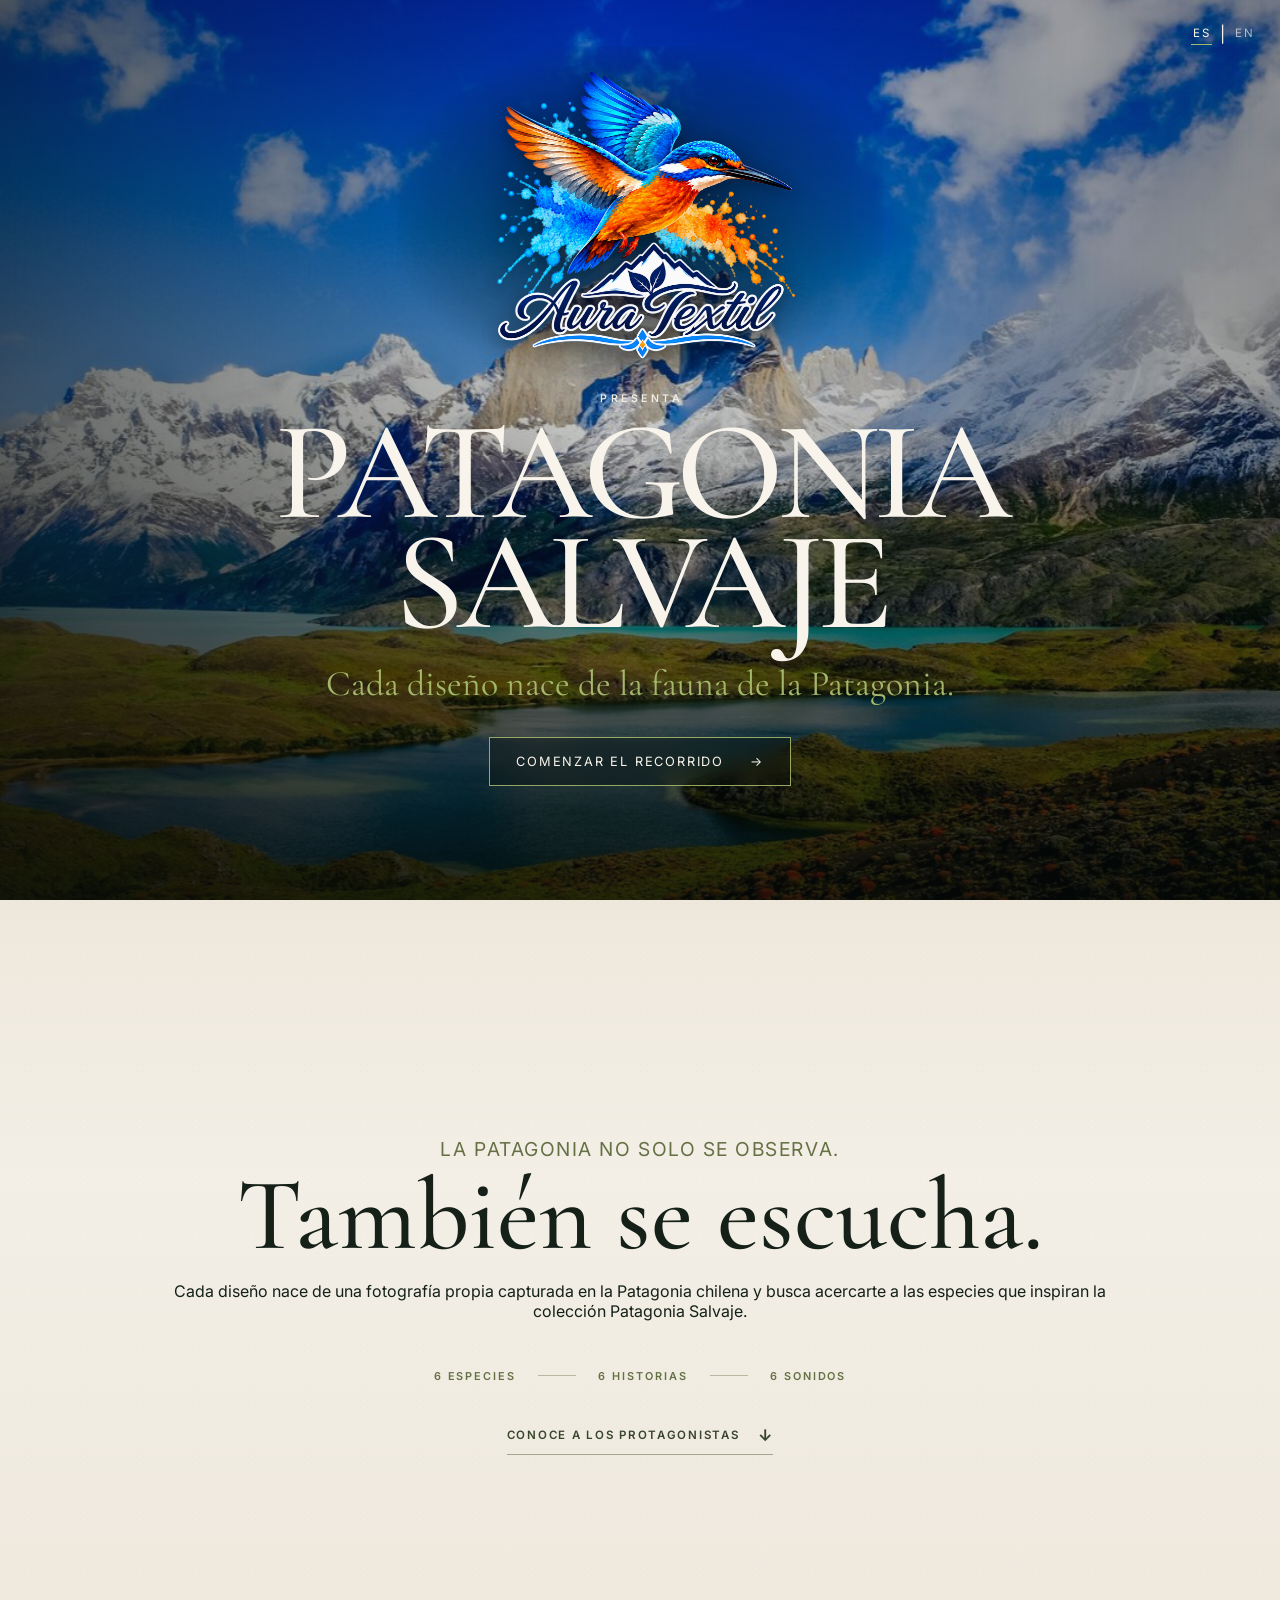
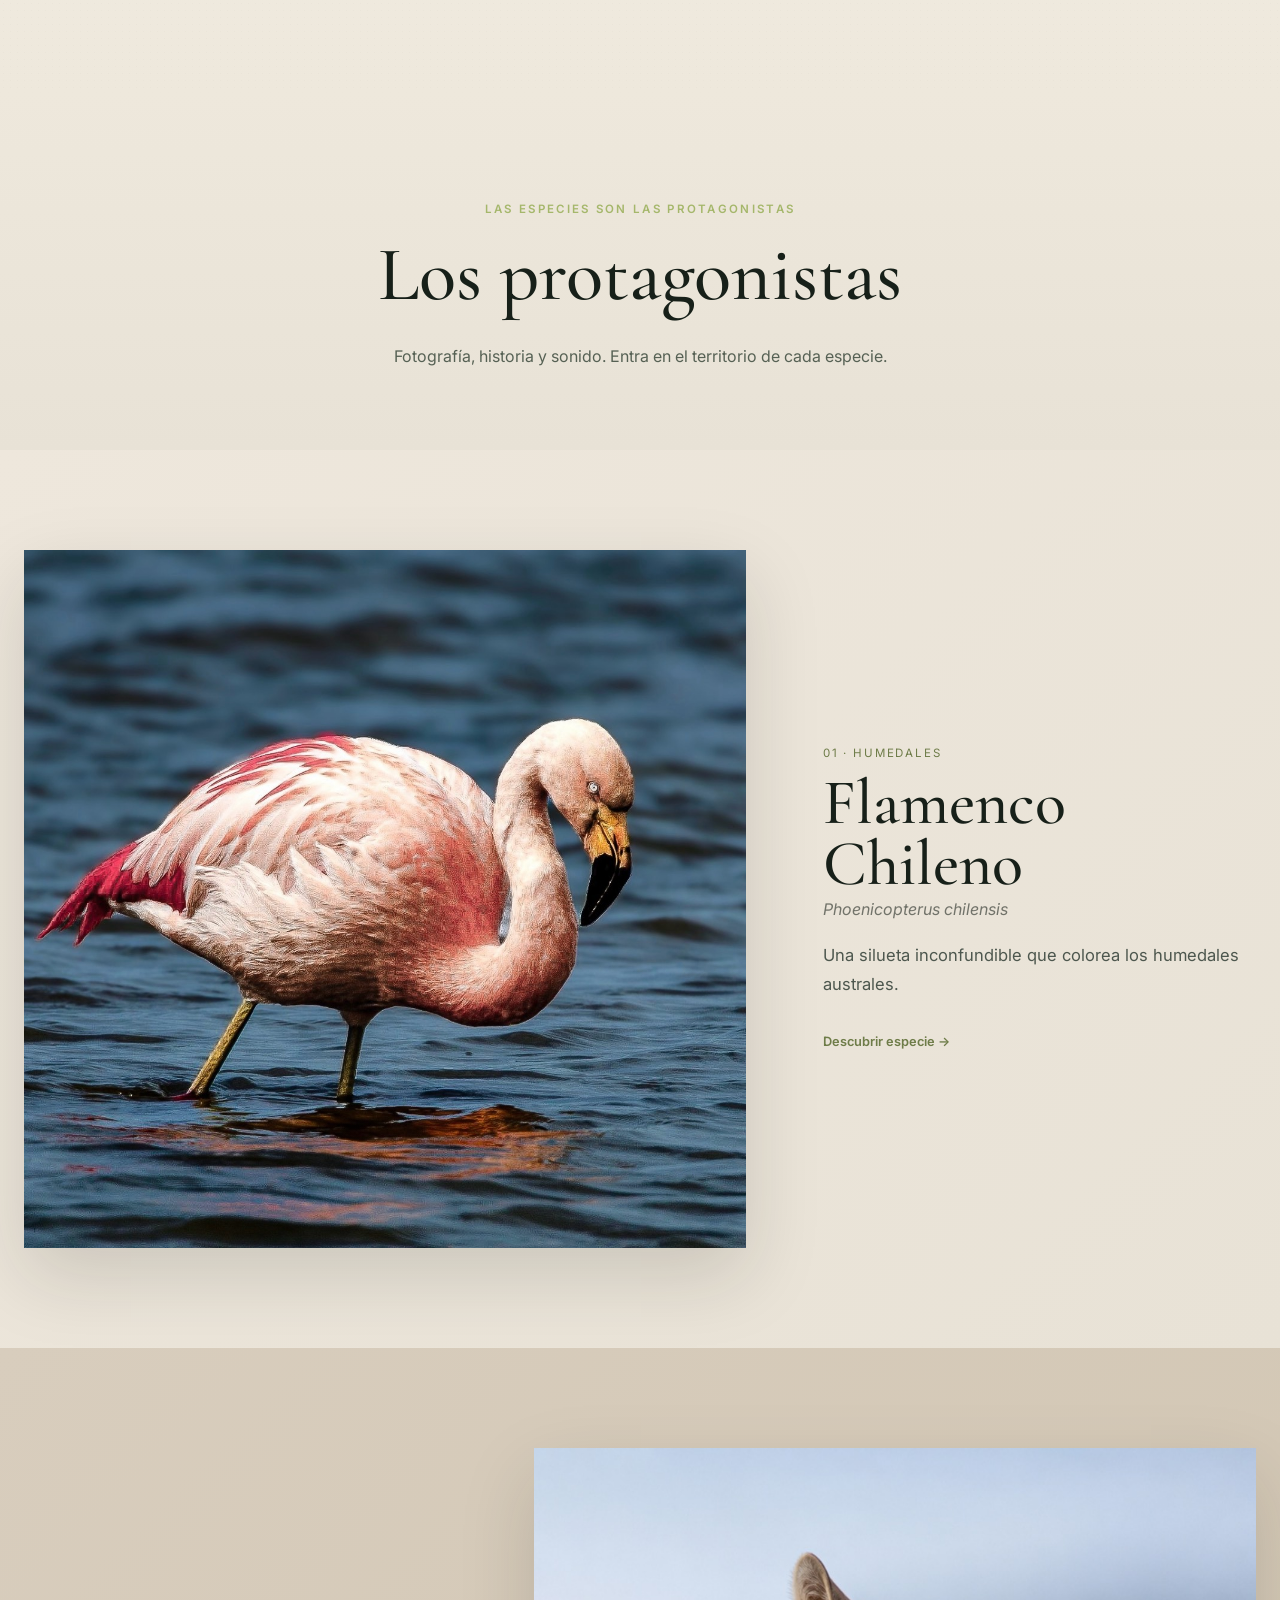
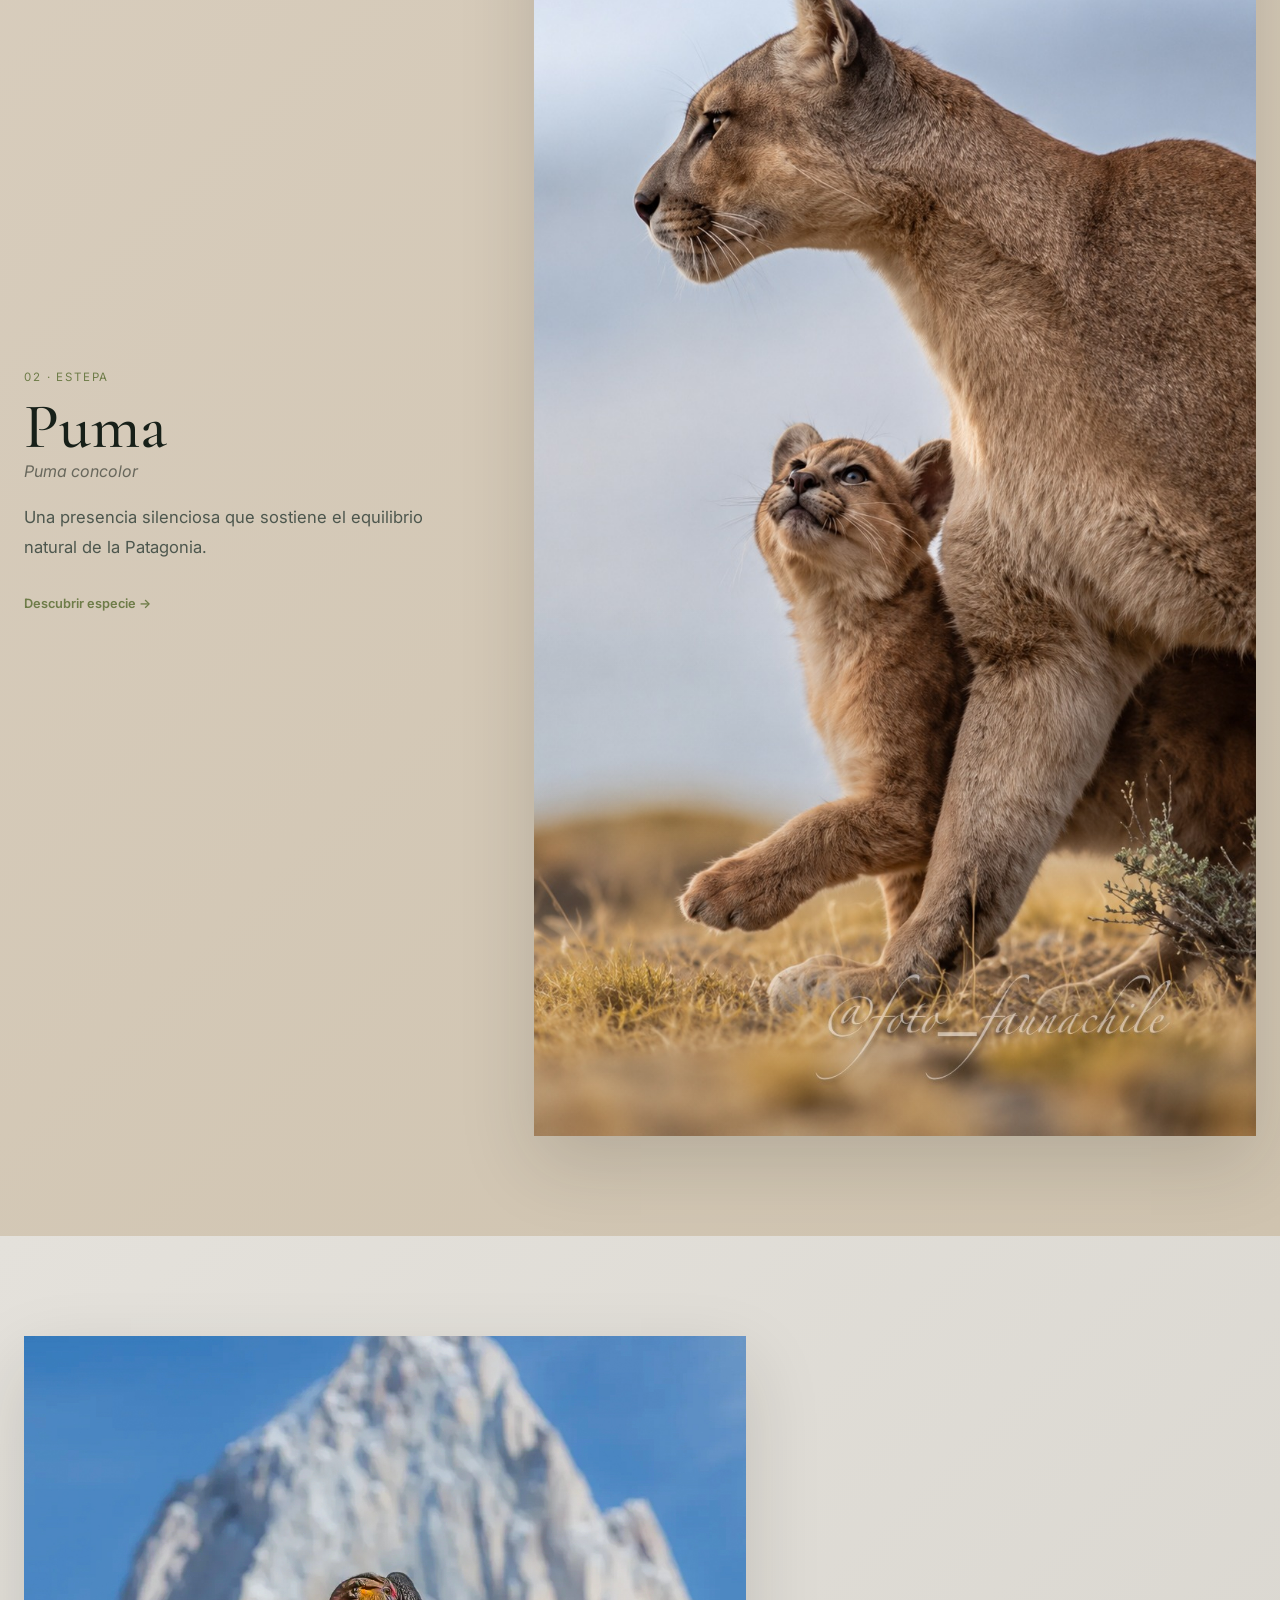
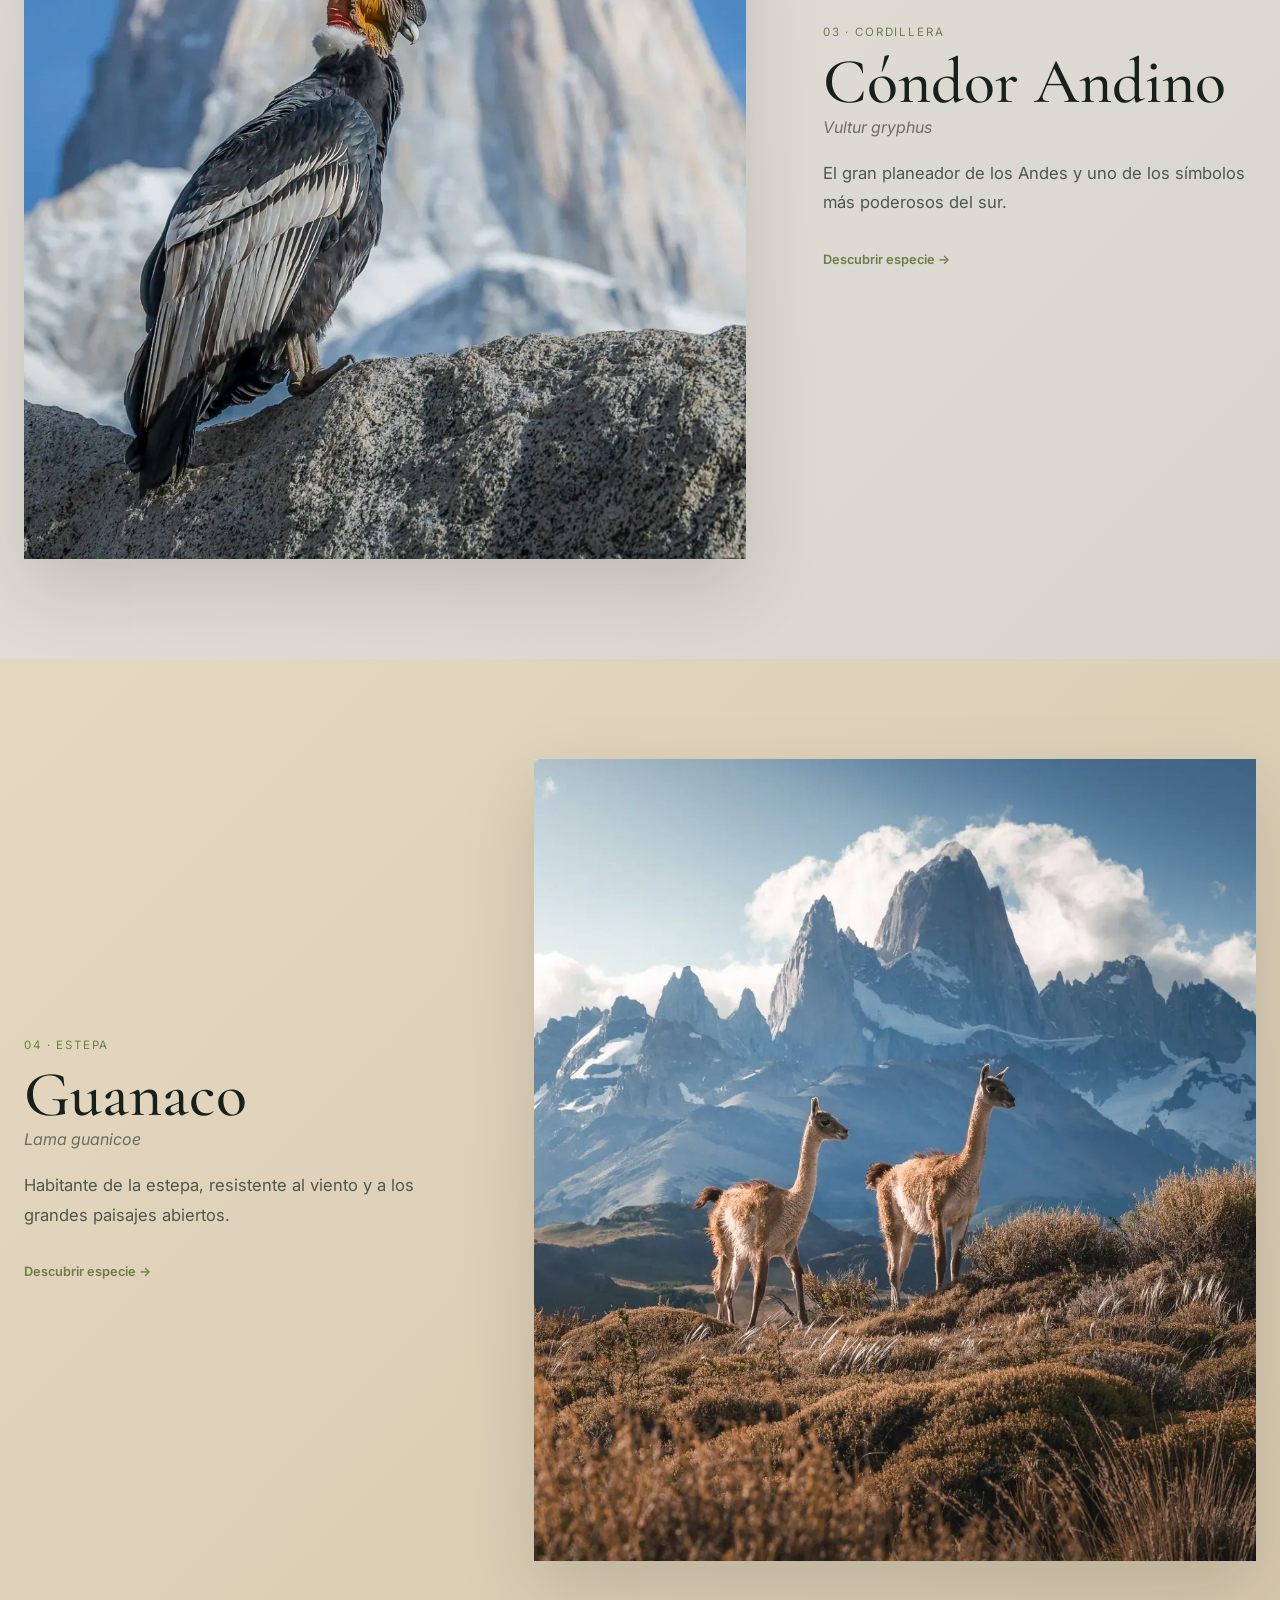
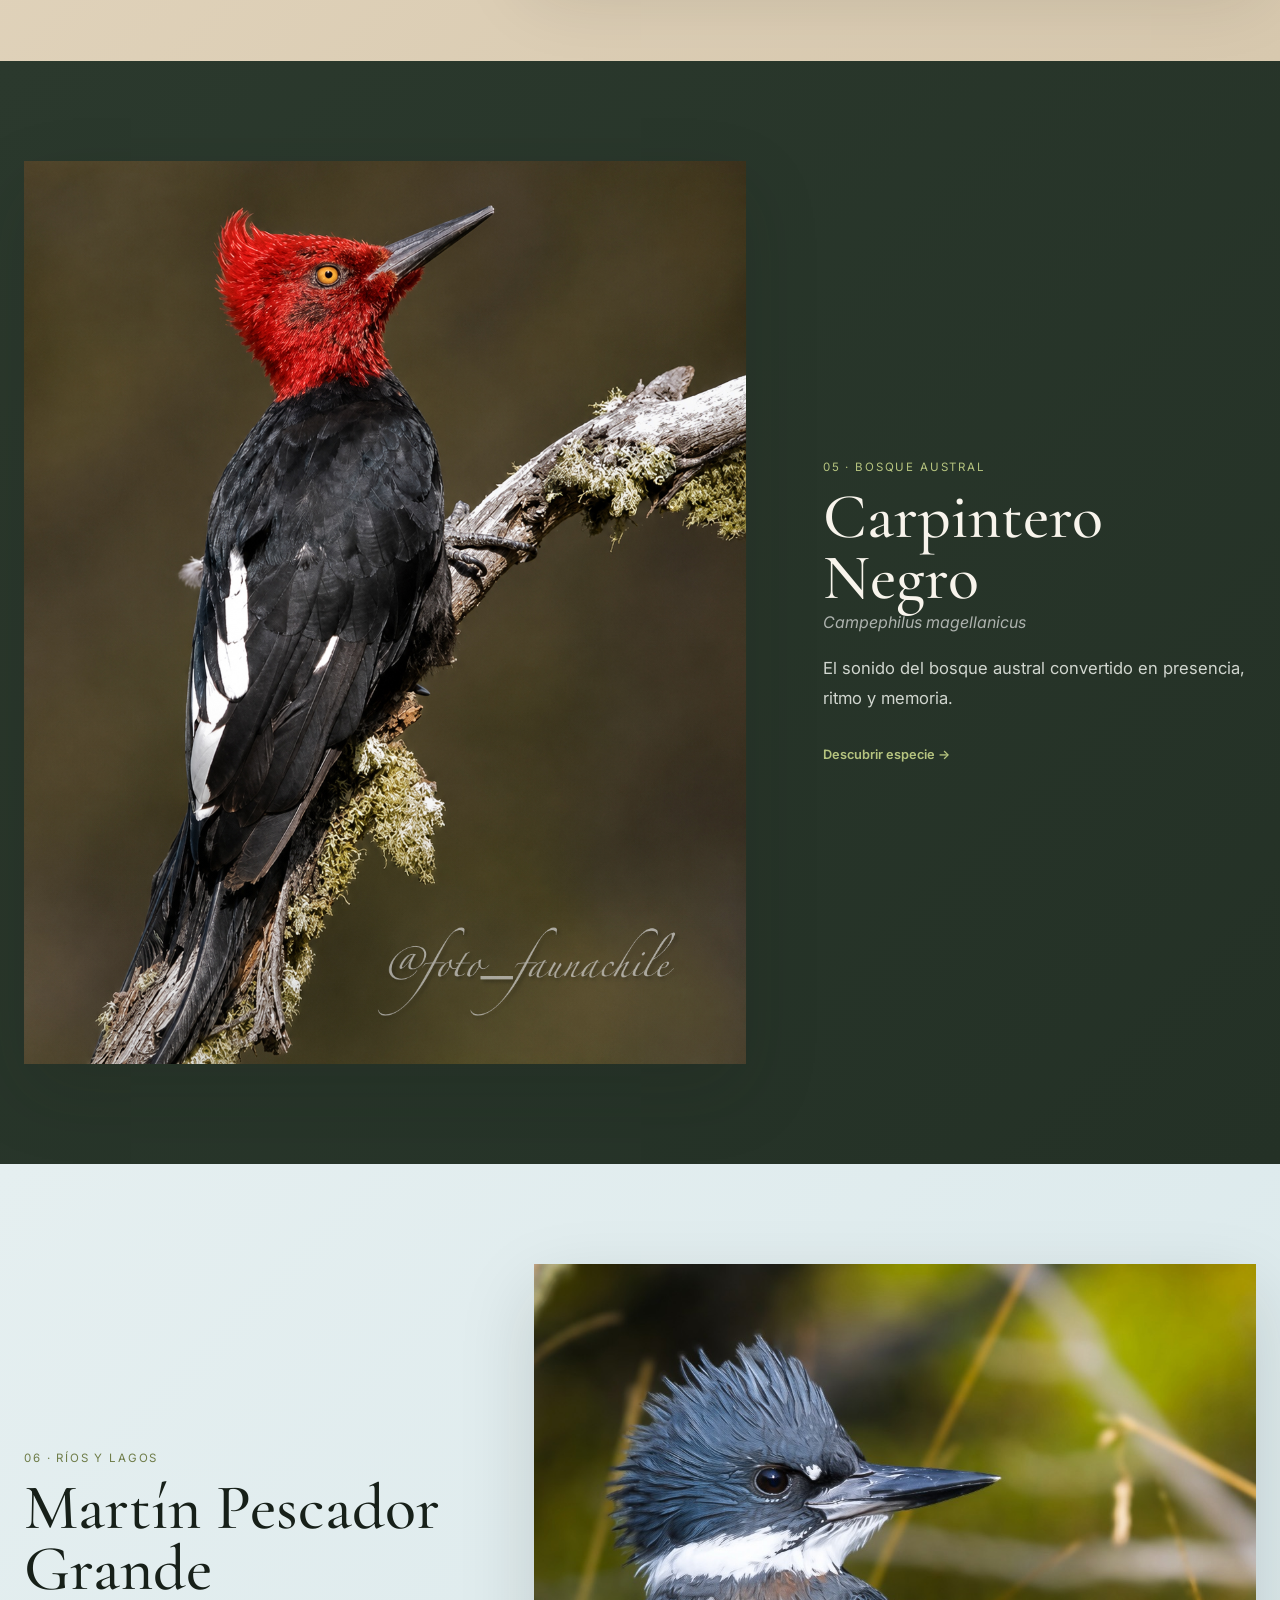
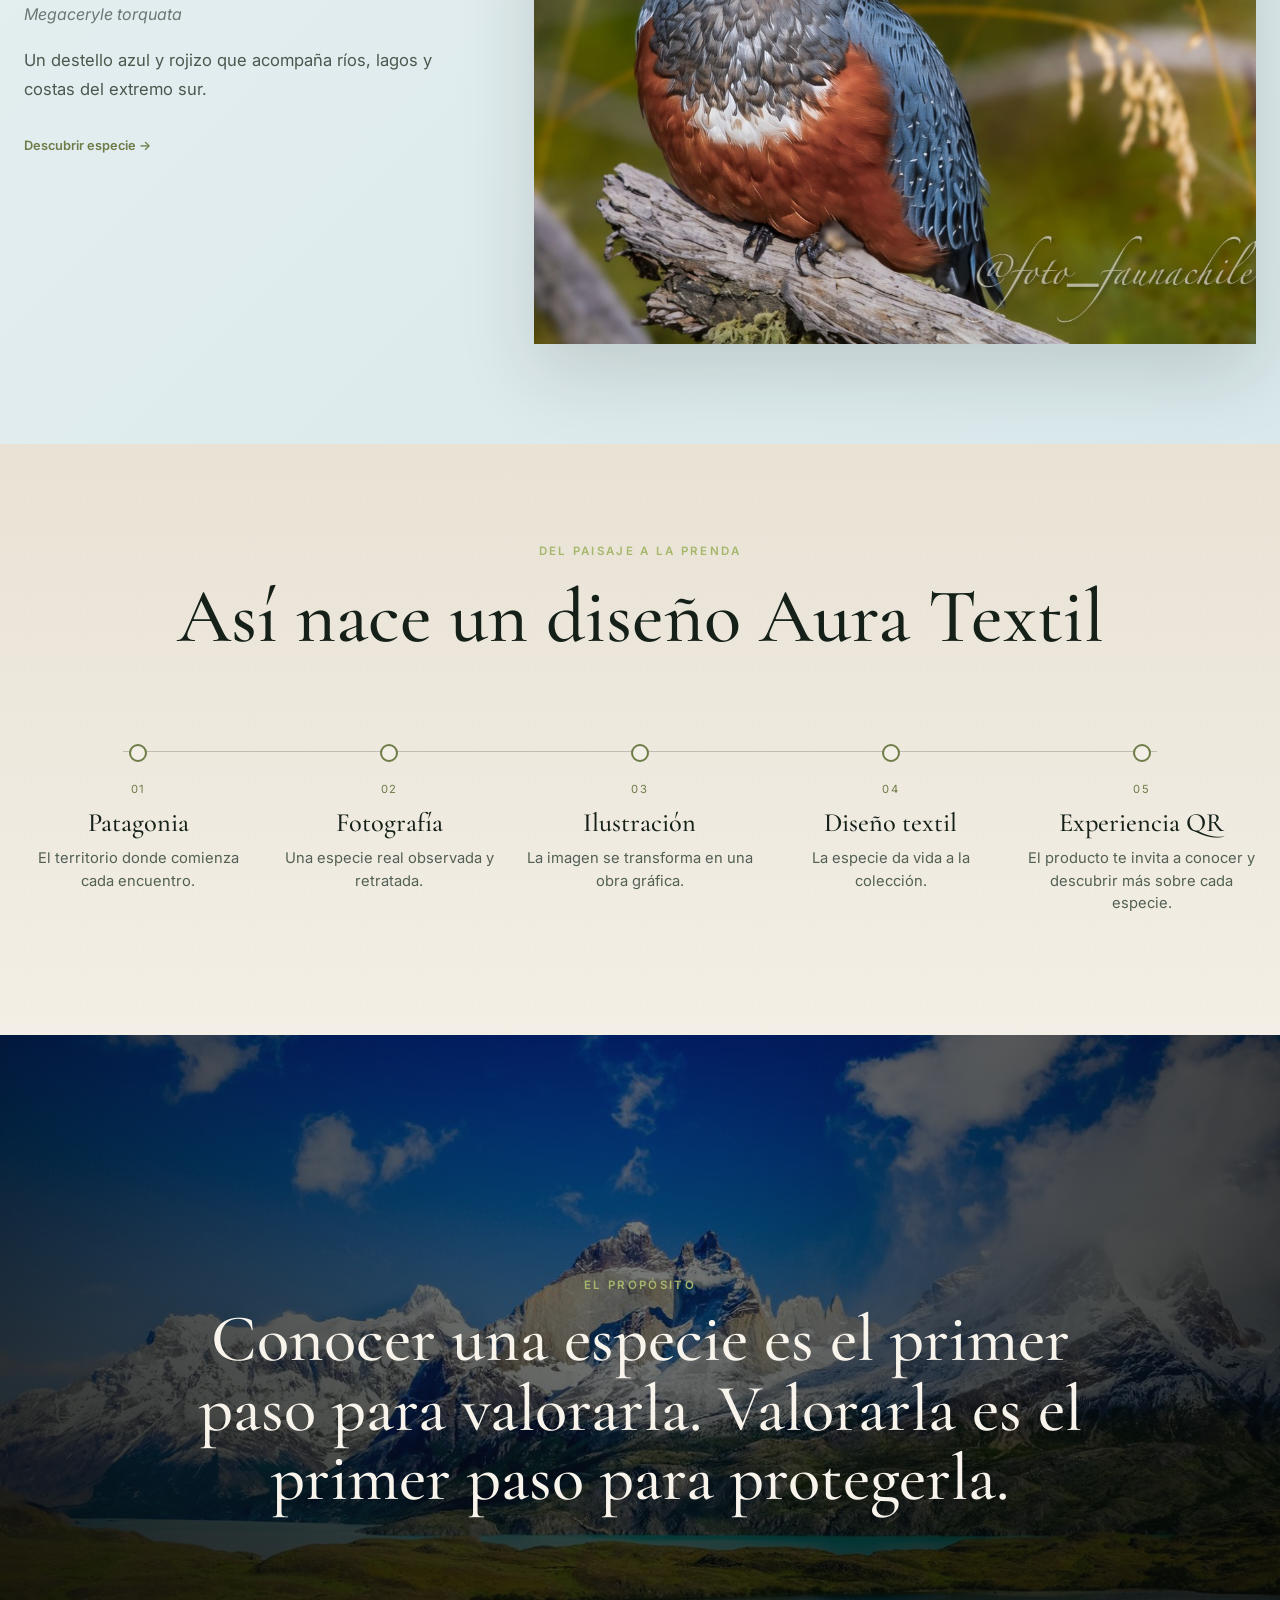
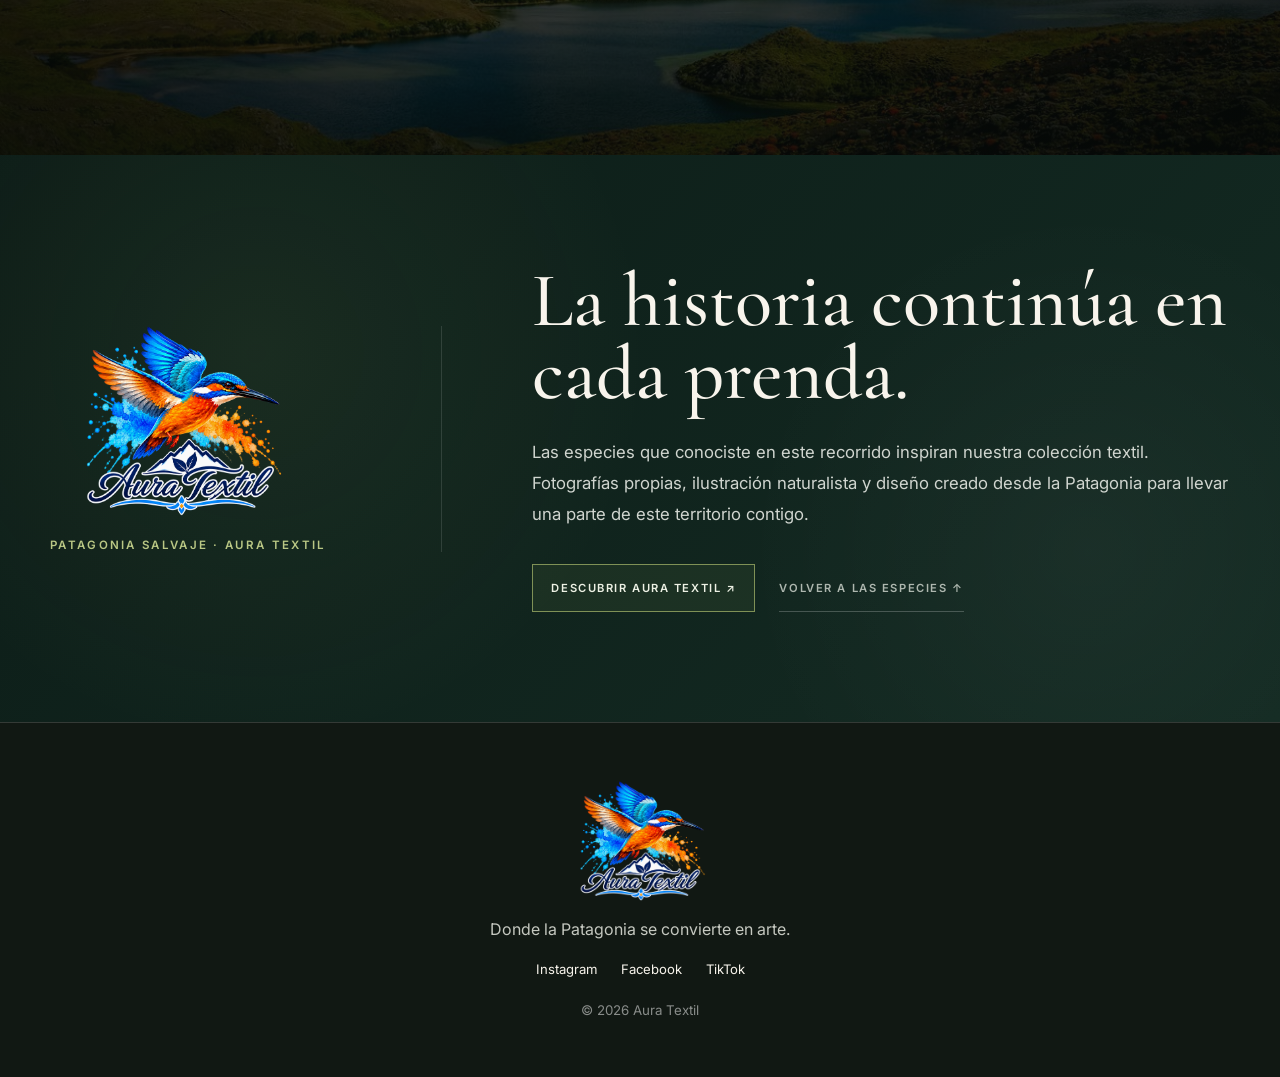
<file: index.html>
<!doctype html><html lang="es"><head><meta charset="utf-8"><meta name="viewport" content="width=device-width,initial-scale=1"><meta name="theme-color" content="#0b100d"><title>Patagonia Salvaje | Aura Textil</title><link rel="preconnect" href="https://fonts.googleapis.com"><link rel="preconnect" href="https://fonts.gstatic.com" crossorigin><link href="https://fonts.googleapis.com/css2?family=Cormorant+Garamond:wght@400;500;600&family=Inter:wght@400;500;600&display=swap" rel="stylesheet"><link rel="stylesheet" href="styles.css?v=20260915-3"><style>@media(max-width:680px){#inicio .brand-stage{position:relative!important;left:50%!important;transform:translateX(-50%)!important;margin-left:0!important;margin-right:0!important;width:min(232px,70vw)!important}#inicio .brand-stage .hero-logo{display:block!important;width:100%!important;margin:0 auto!important;transform:translateX(-10%)!important}}@media(max-width:390px){#inicio .brand-stage{width:min(220px,68vw)!important}#inicio .brand-stage .hero-logo{transform:translateX(-10%)!important}}</style></head><body>
<header id="floatingHeader" class="floating-header"><a href="#inicio" class="floating-brand"><img src="assets/images/logo.png" alt="Aura Textil"></a><nav><a href="#transicion" data-es="Experiencia" data-en="Experience">Experiencia</a><a href="#especies" data-es="Los protagonistas" data-en="The protagonists">Los protagonistas</a><a href="#proceso" data-es="Proceso" data-en="Process">Proceso</a><a href="#proposito" data-es="Propósito" data-en="Purpose">Propósito</a></nav><div class="language-switcher"><button class="lang-btn active" data-lang="es">ES</button><span>|</span><button class="lang-btn" data-lang="en">EN</button></div></header>
<main>
<section id="inicio" class="hero"><div class="hero-media"></div><div class="hero-overlay"></div><div class="hero-inner"><div class="brand-stage hero-reveal r1"><img class="hero-logo" src="assets/images/logo.png?v=20260915-3" alt="Aura Textil"></div><p class="hero-presenta hero-reveal r2" data-es="PRESENTA" data-en="PRESENTS">PRESENTA</p><h1 class="hero-reveal r3">PATAGONIA<br>SALVAJE</h1><p class="hero-tagline hero-reveal r4" data-es="Cada diseño nace de la fauna de la Patagonia." data-en="Every design is born from Patagonia's wildlife.">Cada diseño nace de la fauna de la Patagonia.</p><button id="startJourney" class="hero-cta hero-reveal r5"><span data-es="COMENZAR EL RECORRIDO" data-en="BEGIN THE JOURNEY">COMENZAR EL RECORRIDO</span><span>→</span></button></div><div class="hero-language"><button class="lang-btn active" data-lang="es">ES</button><span>|</span><button class="lang-btn" data-lang="en">EN</button></div></section>
<section id="transicion" class="transition-section"><div class="transition-content reveal"><p class="transition-line" data-es="La Patagonia no solo se observa." data-en="Patagonia is not only seen.">La Patagonia no solo se observa.</p><h2 data-es="También se escucha." data-en="It is also heard.">También se escucha.</h2><p data-es="Cada diseño nace de una fotografía propia capturada en la Patagonia chilena y busca acercarte a las especies que inspiran la colección Patagonia Salvaje." data-en="Every design begins with an original photograph captured in Chilean Patagonia and brings you closer to the species that inspire Patagonia Salvaje.">Cada diseño nace de una fotografía propia capturada en la Patagonia chilena y busca acercarte a las especies que inspiran la colección Patagonia Salvaje.</p><div class="journey-manifest"><span data-es="6 ESPECIES" data-en="6 SPECIES">6 ESPECIES</span><i></i><span data-es="6 HISTORIAS" data-en="6 STORIES">6 HISTORIAS</span><i></i><span data-es="6 SONIDOS" data-en="6 SOUNDS">6 SONIDOS</span></div><a class="transition-cta" href="#especies"><span data-es="CONOCE A LOS PROTAGONISTAS" data-en="MEET THE PROTAGONISTS">CONOCE A LOS PROTAGONISTAS</span><b>↓</b></a></div></section>
<section id="especies" class="species-section"><header class="section-heading reveal"><p class="eyebrow" data-es="LAS ESPECIES SON LAS PROTAGONISTAS" data-en="THE SPECIES ARE THE PROTAGONISTS">LAS ESPECIES SON LAS PROTAGONISTAS</p><h2 data-es="Los protagonistas" data-en="The protagonists">Los protagonistas</h2><p class="section-lead" data-es="Fotografía, historia y sonido. Entra en el territorio de cada especie." data-en="Photography, story and sound. Enter the territory of each species.">Fotografía, historia y sonido. Entra en el territorio de cada especie.</p></header>
<article class="species-chapter species-left reveal habitat-flamingo"><div class="species-image-wrap"><a href="flamenco/" aria-label="Flamenco Chileno"><img src="assets/images/flamenco.jpg" alt="Flamenco Chileno"><span class="image-explore" data-es="EXPLORAR ESPECIE ↗" data-en="EXPLORE SPECIES ↗">EXPLORAR ESPECIE ↗</span></a></div><div class="species-copy"><span data-es="01 · HUMEDALES" data-en="01 · WETLANDS">01 · HUMEDALES</span><h3 data-es="Flamenco Chileno" data-en="Chilean Flamingo">Flamenco Chileno</h3><p class="scientific"><em>Phoenicopterus chilensis</em></p><p data-es="Una silueta inconfundible que colorea los humedales australes." data-en="An unmistakable silhouette that brings color to southern wetlands.">Una silueta inconfundible que colorea los humedales australes.</p><a href="flamenco/" data-es="Descubrir especie →" data-en="Discover species →">Descubrir especie →</a></div></article>
<article class="species-chapter species-right reveal habitat-puma"><div class="species-image-wrap"><a href="puma/" aria-label="Puma"><img src="assets/images/puma.jpg" alt="Puma"><span class="image-explore" data-es="EXPLORAR ESPECIE ↗" data-en="EXPLORE SPECIES ↗">EXPLORAR ESPECIE ↗</span></a></div><div class="species-copy"><span data-es="02 · ESTEPA" data-en="02 · STEPPE">02 · ESTEPA</span><h3>Puma</h3><p class="scientific"><em>Puma concolor</em></p><p data-es="Una presencia silenciosa que sostiene el equilibrio natural de la Patagonia." data-en="A silent presence that sustains Patagonia's natural balance.">Una presencia silenciosa que sostiene el equilibrio natural de la Patagonia.</p><a href="puma/" data-es="Descubrir especie →" data-en="Discover species →">Descubrir especie →</a></div></article>
<article class="species-chapter species-left reveal habitat-condor"><div class="species-image-wrap"><a href="condor/" aria-label="Cóndor Andino"><img src="assets/images/condor.jpg" alt="Cóndor Andino"><span class="image-explore" data-es="EXPLORAR ESPECIE ↗" data-en="EXPLORE SPECIES ↗">EXPLORAR ESPECIE ↗</span></a></div><div class="species-copy"><span data-es="03 · CORDILLERA" data-en="03 · MOUNTAINS">03 · CORDILLERA</span><h3 data-es="Cóndor Andino" data-en="Andean Condor">Cóndor Andino</h3><p class="scientific"><em>Vultur gryphus</em></p><p data-es="El gran planeador de los Andes y uno de los símbolos más poderosos del sur." data-en="The great glider of the Andes and one of the south's most powerful symbols.">El gran planeador de los Andes y uno de los símbolos más poderosos del sur.</p><a href="condor/" data-es="Descubrir especie →" data-en="Discover species →">Descubrir especie →</a></div></article>
<article class="species-chapter species-right reveal habitat-guanaco"><div class="species-image-wrap"><a href="guanaco/" aria-label="Guanaco"><img src="assets/images/guanaco.jpg" alt="Guanaco"><span class="image-explore" data-es="EXPLORAR ESPECIE ↗" data-en="EXPLORE SPECIES ↗">EXPLORAR ESPECIE ↗</span></a></div><div class="species-copy"><span data-es="04 · ESTEPA" data-en="04 · STEPPE">04 · ESTEPA</span><h3>Guanaco</h3><p class="scientific"><em>Lama guanicoe</em></p><p data-es="Habitante de la estepa, resistente al viento y a los grandes paisajes abiertos." data-en="A resident of the steppe, resilient to wind and vast open landscapes.">Habitante de la estepa, resistente al viento y a los grandes paisajes abiertos.</p><a href="guanaco/" data-es="Descubrir especie →" data-en="Discover species →">Descubrir especie →</a></div></article>
<article class="species-chapter species-left reveal habitat-woodpecker"><div class="species-image-wrap"><a href="carpintero-negro/" aria-label="Carpintero Negro"><img src="assets/images/carpintero.jpg" alt="Carpintero Negro"><span class="image-explore" data-es="EXPLORAR ESPECIE ↗" data-en="EXPLORE SPECIES ↗">EXPLORAR ESPECIE ↗</span></a></div><div class="species-copy"><span data-es="05 · BOSQUE AUSTRAL" data-en="05 · SOUTHERN FOREST">05 · BOSQUE AUSTRAL</span><h3 data-es="Carpintero Negro" data-en="Magellanic Woodpecker">Carpintero Negro</h3><p class="scientific"><em>Campephilus magellanicus</em></p><p data-es="El sonido del bosque austral convertido en presencia, ritmo y memoria." data-en="The sound of the southern forest turned into presence, rhythm and memory.">El sonido del bosque austral convertido en presencia, ritmo y memoria.</p><a href="carpintero-negro/" data-es="Descubrir especie →" data-en="Discover species →">Descubrir especie →</a></div></article>
<article class="species-chapter species-right reveal habitat-kingfisher"><div class="species-image-wrap"><a href="martin-pescador/" aria-label="Martín Pescador Grande"><img src="assets/images/martin.jpg" alt="Martín Pescador Grande"><span class="image-explore" data-es="EXPLORAR ESPECIE ↗" data-en="EXPLORE SPECIES ↗">EXPLORAR ESPECIE ↗</span></a></div><div class="species-copy"><span data-es="06 · RÍOS Y LAGOS" data-en="06 · RIVERS AND LAKES">06 · RÍOS Y LAGOS</span><h3 data-es="Martín Pescador Grande" data-en="Ringed Kingfisher">Martín Pescador Grande</h3><p class="scientific"><em>Megaceryle torquata</em></p><p data-es="Un destello azul y rojizo que acompaña ríos, lagos y costas del extremo sur." data-en="A blue and reddish flash along rivers, lakes and coasts of the far south.">Un destello azul y rojizo que acompaña ríos, lagos y costas del extremo sur.</p><a href="martin-pescador/" data-es="Descubrir especie →" data-en="Discover species →">Descubrir especie →</a></div></article></section>
<section id="proceso" class="process-section"><div class="process-intro reveal"><p class="eyebrow" data-es="DEL PAISAJE A LA PRENDA" data-en="FROM LANDSCAPE TO GARMENT">DEL PAISAJE A LA PRENDA</p><h2 data-es="Así nace un diseño Aura Textil" data-en="How an Aura Textil design begins">Así nace un diseño Aura Textil</h2></div><div class="process-line"><article class="reveal"><span>01</span><h3>Patagonia</h3><p data-es="El territorio donde comienza cada encuentro." data-en="The territory where every encounter begins.">El territorio donde comienza cada encuentro.</p></article><article class="reveal"><span>02</span><h3 data-es="Fotografía" data-en="Photography">Fotografía</h3><p data-es="Una especie real observada y retratada." data-en="A real species observed and portrayed.">Una especie real observada y retratada.</p></article><article class="reveal"><span>03</span><h3 data-es="Ilustración" data-en="Illustration">Ilustración</h3><p data-es="La imagen se transforma en una obra gráfica." data-en="The image becomes a graphic artwork.">La imagen se transforma en una obra gráfica.</p></article><article class="reveal"><span>04</span><h3 data-es="Diseño textil" data-en="Textile design">Diseño textil</h3><p data-es="La especie da vida a la colección." data-en="The species gives life to the collection.">La especie da vida a la colección.</p></article><article class="reveal"><span>05</span><h3 data-es="Experiencia QR" data-en="QR experience">Experiencia QR</h3><p data-es="El producto te invita a conocer y descubrir más sobre cada especie." data-en="The product invites you to learn and discover more about each species.">El producto te invita a conocer y descubrir más sobre cada especie.</p></article></div></section>
<section id="proposito" class="purpose-section"><div class="purpose-media"></div><div class="purpose-overlay"></div><div class="purpose-content reveal"><p class="eyebrow" data-es="EL PROPÓSITO" data-en="THE PURPOSE">EL PROPÓSITO</p><blockquote data-es="Conocer una especie es el primer paso para valorarla. Valorarla es el primer paso para protegerla." data-en="Knowing a species is the first step toward appreciating it. Appreciating it is the first step toward protecting it.">Conocer una especie es el primer paso para valorarla. Valorarla es el primer paso para protegerla.</blockquote></div></section>
<section class="collection-section"><div class="collection-inner reveal"><div class="collection-brand"><img src="assets/images/logo.png" alt="Aura Textil"><p class="eyebrow" data-es="PATAGONIA SALVAJE · AURA TEXTIL" data-en="PATAGONIA SALVAJE · AURA TEXTIL">PATAGONIA SALVAJE · AURA TEXTIL</p></div><div class="collection-copy"><h2 data-es="La historia continúa en cada prenda." data-en="The story continues in every garment.">La historia continúa en cada prenda.</h2><p data-es="Las especies que conociste en este recorrido inspiran nuestra colección textil. Fotografías propias, ilustración naturalista y diseño creado desde la Patagonia para llevar una parte de este territorio contigo." data-en="The species you met along this journey inspire our textile collection. Original photography, naturalist illustration and design created in Patagonia so you can carry a piece of this territory with you.">Las especies que conociste en este recorrido inspiran nuestra colección textil. Fotografías propias, ilustración naturalista y diseño creado desde la Patagonia para llevar una parte de este territorio contigo.</p><div class="collection-actions"><a class="collection-primary" href="https://instagram.com/_auratextil" target="_blank" rel="noopener" data-es="DESCUBRIR AURA TEXTIL ↗" data-en="DISCOVER AURA TEXTIL ↗">DESCUBRIR AURA TEXTIL ↗</a><a class="collection-secondary" href="#especies" data-es="VOLVER A LAS ESPECIES ↑" data-en="BACK TO THE SPECIES ↑">VOLVER A LAS ESPECIES ↑</a></div></div></div></section></main>
<footer class="footer"><img src="assets/images/logo.png" alt="Aura Textil"><p data-es="Donde la Patagonia se convierte en arte." data-en="Where Patagonia becomes art.">Donde la Patagonia se convierte en arte.</p><div class="social-links"><a href="https://instagram.com/_auratextil" target="_blank" rel="noopener">Instagram</a><a href="https://www.facebook.com/auratextil" target="_blank" rel="noopener">Facebook</a><a href="https://www.tiktok.com/@aura.textil26" target="_blank" rel="noopener">TikTok</a></div><small>© 2026 Aura Textil</small></footer><script src="script.js?v=20260915-3"></script></body></html>
</file>
<file: styles.css>
:root{--bg:#0b100d;--cream:#f3efe6;--text:#f8f4ec;--muted:#c5c8c0;--accent:#a5b76b;--line:rgba(255,255,255,.15)}
*{box-sizing:border-box}html{scroll-behavior:smooth;overflow-x:hidden}body{margin:0;overflow-x:hidden;background:var(--bg);color:var(--text);font-family:"Inter",Arial,sans-serif}img{display:block;width:100%}a{color:inherit;text-decoration:none}button{font:inherit}
.floating-header{position:fixed;top:14px;left:50%;z-index:80;width:min(1180px,calc(100% - 28px));display:grid;grid-template-columns:1fr auto 1fr;align-items:center;padding:10px 16px;border:1px solid transparent;border-radius:18px;opacity:0;pointer-events:none;transform:translate(-50%,-18px);transition:.35s}.floating-header.visible{opacity:1;pointer-events:auto;transform:translate(-50%,0);background:rgba(8,13,10,.72);border-color:rgba(255,255,255,.12);backdrop-filter:blur(16px)}.floating-brand img{width:108px;max-height:68px;object-fit:contain}.floating-header nav{display:flex;gap:24px}.floating-header nav a{font-size:.72rem;letter-spacing:.12em;text-transform:uppercase}.language-switcher,.hero-language{display:flex;align-items:center;gap:8px}.language-switcher{justify-self:end}.lang-btn{padding:4px 2px;border:0;border-bottom:1px solid transparent;background:transparent;color:rgba(255,255,255,.62);font-size:.72rem;letter-spacing:.12em;cursor:pointer}.lang-btn.active{color:var(--text);border-color:var(--accent)}
.hero{position:relative;min-height:100svh;display:grid;place-items:center;overflow:hidden}.hero-media{position:absolute;inset:-3%;background:url("assets/images/hero-patagonia.jpg") center 52%/cover no-repeat;transform:scale(1.045);will-change:transform}.hero-overlay{position:absolute;inset:0;background:radial-gradient(circle at center,rgba(0,0,0,.03),rgba(0,0,0,.68) 88%),linear-gradient(to top,rgba(5,9,7,.82),rgba(5,9,7,.14) 54%)}.hero-inner{position:relative;z-index:2;width:min(980px,calc(100% - 40px));padding:64px 20px 110px;text-align:center}.hero-logo{width:clamp(220px,27vw,340px);max-height:220px;margin:0 auto 12px;object-fit:contain}.hero-kicker,.eyebrow{margin:0 0 12px;color:var(--accent);font-size:.72rem;font-weight:600;letter-spacing:.2em}.hero h1,.transition-content h2,.section-heading h2,.species-copy h3,.process-intro h2,.process-line h3,.purpose-content blockquote{font-family:"Cormorant Garamond",Georgia,serif}.hero h1{margin:0;font-size:clamp(4rem,11vw,9.2rem);font-weight:500;line-height:.78;letter-spacing:-.05em}.hero-tagline{margin:24px 0 0;color:var(--accent);font-family:"Cormorant Garamond",Georgia,serif;font-size:clamp(1.35rem,2.8vw,2.35rem)}.hero-cta{display:inline-flex;align-items:center;gap:26px;margin-top:32px;padding:16px 26px;border:1px solid rgba(165,183,107,.9);background:rgba(8,13,10,.34);color:var(--text);backdrop-filter:blur(10px);font-size:.8rem;letter-spacing:.14em;cursor:pointer}.hero-language{position:absolute;top:22px;right:24px;z-index:3}.hero-reveal{opacity:0;transform:translateY(16px);animation:heroReveal .9s forwards}.r1{animation-delay:.35s}.r2{animation-delay:.75s}.r3{animation-delay:1.1s}.r4{animation-delay:1.5s}.r5{animation-delay:1.9s}@keyframes heroReveal{to{opacity:1;transform:translateY(0)}}
.transition-section{min-height:88svh;display:grid;place-items:center;padding:100px 24px;background:var(--cream);color:#142018}.transition-content{width:min(980px,100%);text-align:center}.transition-line{margin:0 0 6px;color:#657044;font-size:clamp(1rem,1.6vw,1.2rem);letter-spacing:.08em;text-transform:uppercase}.transition-content h2{margin:0;font-size:clamp(3.2rem,8vw,7rem);font-weight:500;line-height:.95}.transition-content>p:last-child{max-width:760px;margin:30px auto 0;color:#4e594f;font-size:clamp(1rem,1.6vw,1.14rem);line-height:1.75}
.species-section{padding:100px 24px 120px}.section-heading{max-width:1100px;margin:0 auto 70px;text-align:center}.section-heading h2,.process-intro h2{margin:0;font-size:clamp(3rem,6vw,5.2rem);font-weight:500}.species-chapter{max-width:1320px;margin:0 auto 120px;display:grid;grid-template-columns:minmax(0,1.25fr) minmax(320px,.75fr);gap:clamp(36px,6vw,90px);align-items:center}.species-right{grid-template-columns:minmax(320px,.75fr) minmax(0,1.25fr)}.species-right .species-image-wrap{grid-column:2;grid-row:1}.species-right .species-copy{grid-column:1;grid-row:1}.species-image-wrap{min-height:680px;overflow:hidden;background:#151d17}.species-image-wrap img{height:100%;min-height:680px;object-fit:cover;transition:transform .9s ease}.species-chapter:hover img{transform:scale(1.035)}.species-copy span{color:var(--accent);font-size:.72rem;letter-spacing:.16em}.species-copy h3{margin:12px 0 4px;font-size:clamp(2.7rem,5vw,4.8rem);font-weight:500;line-height:.95}.scientific{margin:0 0 22px;color:rgba(255,255,255,.65)}.species-copy>p:not(.scientific){max-width:520px;color:var(--muted);font-size:1.04rem;line-height:1.75}.species-copy a{display:inline-block;margin-top:18px;color:var(--accent);font-size:.8rem;font-weight:600}
.process-section{padding:100px 24px 120px;background:var(--cream);color:#142018}.process-intro{max-width:1000px;margin:0 auto 70px;text-align:center}.process-line{position:relative;max-width:1320px;margin:auto;display:grid;grid-template-columns:repeat(5,1fr);gap:22px}.process-line:before{content:"";position:absolute;top:18px;left:8%;right:8%;height:1px;background:rgba(20,32,24,.22)}.process-line article{position:relative;padding-top:44px;text-align:center}.process-line article:before{content:"";position:absolute;top:11px;left:50%;width:14px;height:14px;border:2px solid #6e7c48;border-radius:50%;background:var(--cream);transform:translateX(-50%)}.process-line span{color:#6e7c48;font-size:.7rem;letter-spacing:.15em}.process-line h3{margin:10px 0 8px;font-size:1.65rem;font-weight:500}.process-line p{margin:0;color:#536055;font-size:.92rem;line-height:1.55}
.purpose-section{position:relative;min-height:720px;display:grid;place-items:center;overflow:hidden}.purpose-media{position:absolute;inset:0;background:url("assets/images/hero-patagonia.jpg") center 58%/cover no-repeat}.purpose-overlay{position:absolute;inset:0;background:linear-gradient(rgba(6,10,8,.34),rgba(6,10,8,.82)),radial-gradient(circle at center,transparent,rgba(0,0,0,.62))}.purpose-content{position:relative;z-index:2;width:min(1020px,calc(100% - 40px));padding:90px 20px;text-align:center}.purpose-content blockquote{margin:0;font-size:clamp(2.5rem,5.2vw,5.2rem);font-weight:500;line-height:1.04}
.footer{padding:58px 24px;text-align:center;border-top:1px solid var(--line)}.footer img{width:180px;max-height:120px;margin:0 auto 18px;object-fit:contain}.footer p{color:var(--muted)}.social-links{display:flex;justify-content:center;gap:24px;margin:22px 0;font-size:.82rem}.footer small{color:rgba(255,255,255,.5)}
.reveal{opacity:0;transform:translateY(28px);transition:opacity .85s ease,transform .85s ease}.reveal.visible{opacity:1;transform:translateY(0)}
@media(max-width:980px){.floating-header{grid-template-columns:1fr auto}.floating-header nav{display:none}.species-chapter,.species-right{grid-template-columns:1fr}.species-right .species-image-wrap,.species-right .species-copy{grid-column:1;grid-row:auto}.species-image-wrap,.species-image-wrap img{min-height:560px}.process-line{grid-template-columns:1fr;max-width:760px}.process-line:before{top:0;bottom:0;left:16px;right:auto;width:1px;height:auto}.process-line article{padding:0 0 34px 54px;text-align:left}.process-line article:before{top:2px;left:10px;transform:none}}
@media(max-width:680px){.floating-header{top:8px;width:calc(100% - 16px);padding:8px 12px}.floating-brand img{width:88px}.hero-inner{padding-top:46px}.hero-logo{width:190px}.hero h1{font-size:clamp(3.6rem,18vw,5.3rem)}.hero-language{top:16px;right:14px}.transition-section{min-height:76svh}.species-section{padding-left:16px;padding-right:16px}.species-image-wrap,.species-image-wrap img{min-height:460px}.species-chapter{margin-bottom:88px}.species-copy h3{font-size:2.8rem}.purpose-content blockquote{font-size:clamp(2.2rem,10vw,3.7rem)}.social-links{flex-wrap:wrap}}
@media(prefers-reduced-motion:reduce){html{scroll-behavior:auto}.hero-reveal,.reveal{opacity:1;transform:none;animation:none;transition:none}.species-image-wrap img{transition:none}}

/* V4 — Patagonia habitat art direction */
:root{--paper:#f3efe6;--sand:#e8e2d6;--rock:#d8d5ce;--steppe:#d7c8ae;--forest:#243126;--lake:#d9e8eb;--moss:#6e7c48;--earth:#cfc3af}
.hero-overlay{background:linear-gradient(90deg,rgba(5,9,7,.58),rgba(5,9,7,.10) 48%,rgba(5,9,7,.34)),linear-gradient(to top,rgba(5,9,7,.78),rgba(5,9,7,.08) 55%)}
.hero-inner{padding-top:42px}
.brand-stage{width:clamp(310px,38vw,510px);margin:0 auto 14px;padding:24px 34px 18px;border-radius:34px;background:radial-gradient(ellipse at center,rgba(8,15,11,.56),rgba(8,15,11,.14) 62%,transparent 76%);filter:drop-shadow(0 12px 26px rgba(0,0,0,.30))}
.hero-logo{width:100%;max-height:290px;margin:0 auto;object-fit:contain;filter:drop-shadow(0 3px 8px rgba(0,0,0,.35))}
.hero-presenta{margin:0 0 13px;color:#f1ede3;font-size:.66rem;font-weight:600;letter-spacing:.34em;text-indent:.34em}
.transition-section{position:relative;background:linear-gradient(180deg,#eee8dc 0%,var(--paper) 35%,#eee8dc 100%)}
.transition-section:after,.process-section:after{content:"";position:absolute;inset:0;pointer-events:none;opacity:.14;background-image:radial-gradient(rgba(50,58,45,.16) .55px,transparent .55px);background-size:7px 7px}
.transition-content{position:relative;z-index:1}
.species-section{padding:0;background:var(--paper);color:#172019}
.section-heading{max-width:none;margin:0;padding:110px 24px 80px;background:linear-gradient(180deg,#eee8dc,var(--sand))}
.species-chapter{max-width:none;margin:0;padding:100px max(24px,calc((100vw - 1320px)/2));min-height:92svh;position:relative}
.species-image-wrap{box-shadow:0 28px 70px rgba(25,28,22,.15)}
.species-copy .scientific{color:rgba(25,32,26,.58)}
.species-copy>p:not(.scientific){color:#4d574e}
.species-copy span,.species-copy a{color:var(--moss)}
.habitat-flamingo{background:linear-gradient(135deg,#eee7dc,var(--sand))}
.habitat-puma{background:linear-gradient(135deg,#d8cdbd,var(--earth))}
.habitat-condor{background:linear-gradient(135deg,#e4e1db,var(--rock))}
.habitat-guanaco{background:linear-gradient(135deg,#e5d8c1,var(--steppe))}
.habitat-woodpecker{background:linear-gradient(135deg,#2b392d,var(--forest));color:var(--text)}
.habitat-woodpecker .species-copy .scientific{color:rgba(255,255,255,.62)}
.habitat-woodpecker .species-copy>p:not(.scientific){color:#d1d6cf}
.habitat-woodpecker .species-copy span,.habitat-woodpecker .species-copy a{color:#b6c47f}
.habitat-kingfisher{background:linear-gradient(135deg,#e5eff0,var(--lake))}
.process-section{position:relative;background:linear-gradient(180deg,#e9e2d5,var(--paper));color:#142018}
.process-intro,.process-line{position:relative;z-index:1}
.footer{background:#111813}
@media(max-width:680px){.brand-stage{width:min(310px,86vw);padding:18px 22px 12px}.hero-logo{width:100%}.species-chapter{padding:72px 16px}.section-heading{padding:86px 18px 60px}}


/* V4.5 — launch polish */
:focus-visible {
  outline: 2px solid var(--accent);
  outline-offset: 4px;
}

.hero-cta,
.floating-nav a,
.social-links a,
.species-copy a {
  -webkit-tap-highlight-color: transparent;
}

@media (max-width: 680px) {
  .hero-media { background-position: 52% 52%; }
  .hero-inner { width: min(100% - 24px, 620px); }
  .hero-cta { width: 100%; justify-content: space-between; max-width: 360px; }
  .section-heading { margin-bottom: 46px; }
  .species-copy { padding: 0 4px; }
}

/* V4.7 mobile polish */
@media(max-width:680px){
.hero{min-height:100svh}
.hero-media{background-position:50% 54%}
.hero-inner{width:100%;max-width:100%;padding:78px 22px;text-align:center}
.hero-logo{width:min(74vw,285px);max-height:205px;margin:0 auto 14px}
.hero-kicker{margin:0 auto 12px;font-size:.62rem;letter-spacing:.18em}
.hero h1{width:100%;margin-left:auto;margin-right:auto;font-size:clamp(3.35rem,17vw,5rem);line-height:.82;text-align:center}
.hero-tagline{max-width:330px;margin:23px auto 0;font-size:1.42rem;line-height:1.15}
.hero-cta{margin:28px auto 0;padding:14px 18px;gap:16px;width:auto;max-width:calc(100% - 12px);justify-content:center;font-size:.69rem;letter-spacing:.11em}
.transition-section{min-height:auto;padding:92px 22px}
.transition-content h2{font-size:clamp(3rem,14vw,4.5rem)}
.species-image-wrap,.species-image-wrap img{min-height:0;height:64svh}
.species-image-wrap img{object-fit:cover}
.species-copy{padding-top:22px}
.species-copy a{display:inline-flex;min-height:44px;align-items:center}
.process-section{padding:82px 22px 92px}
.purpose-section{min-height:76svh}
}
</file>
